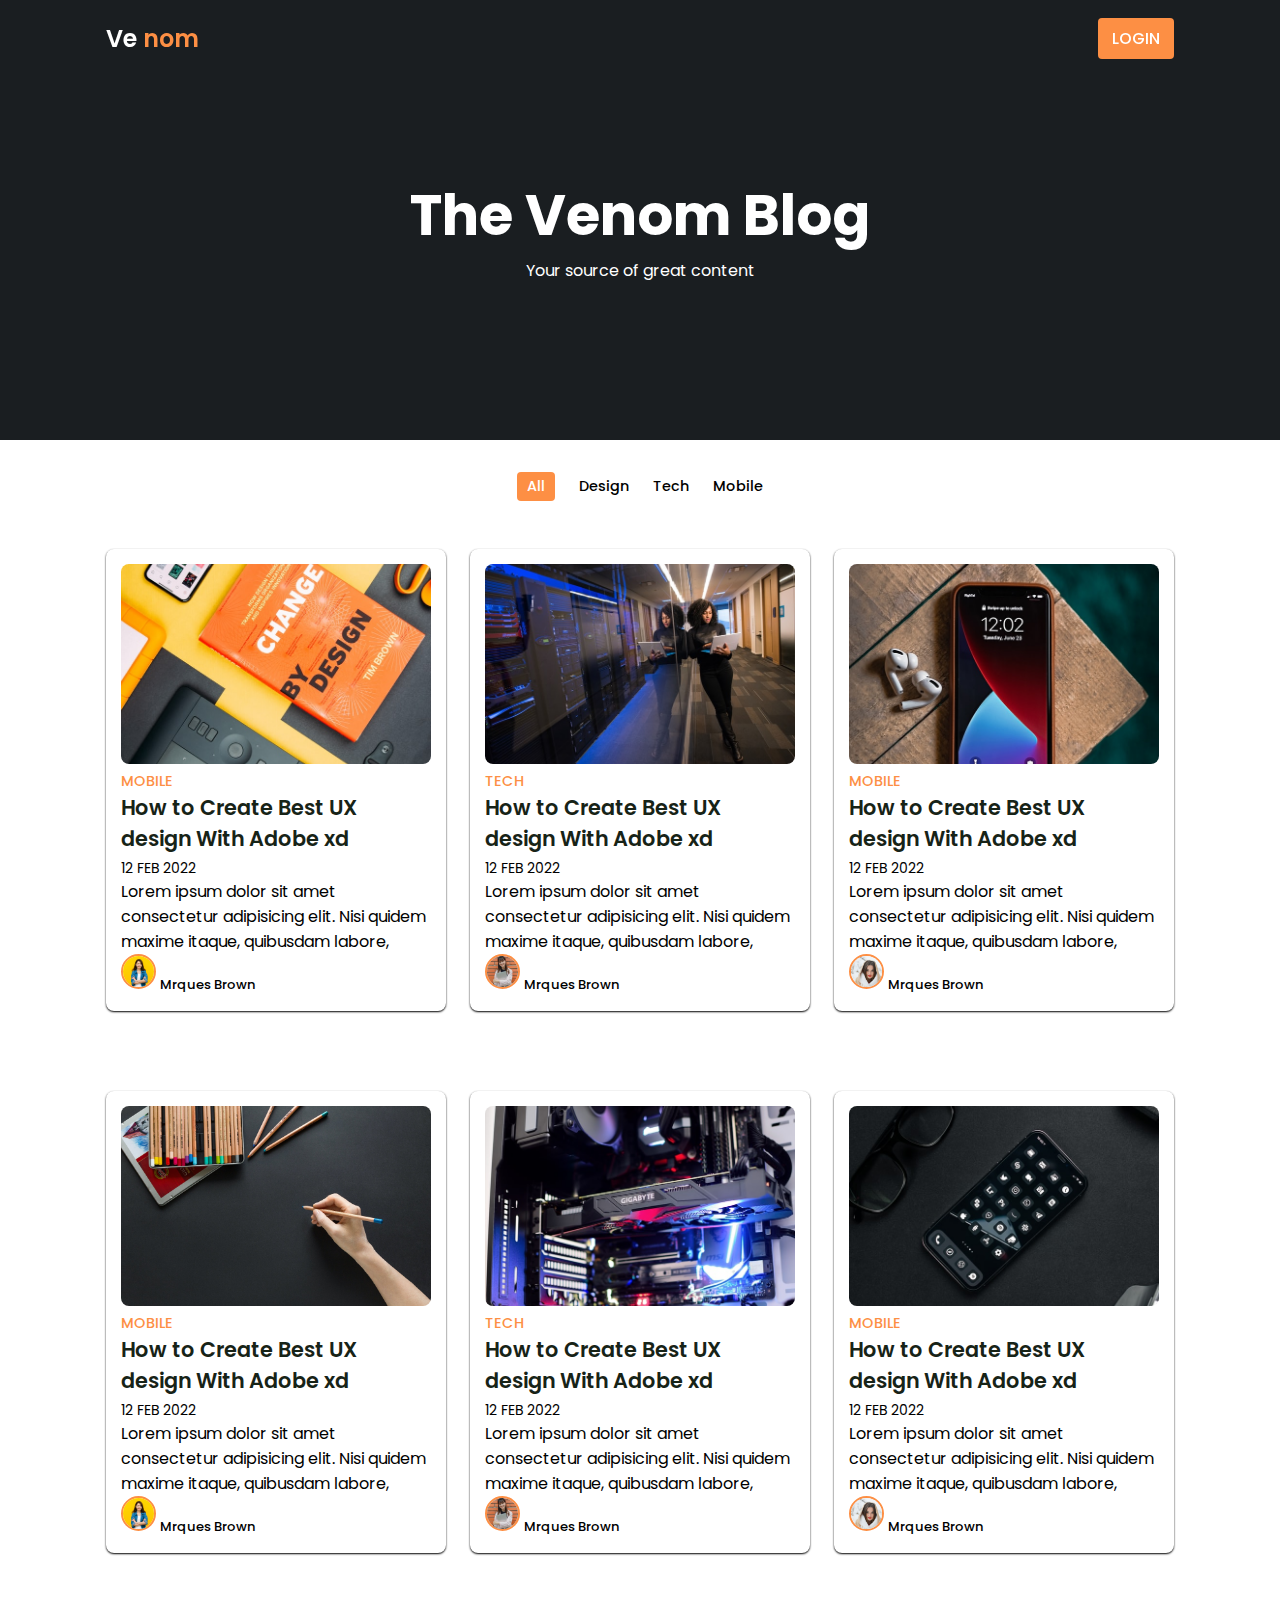
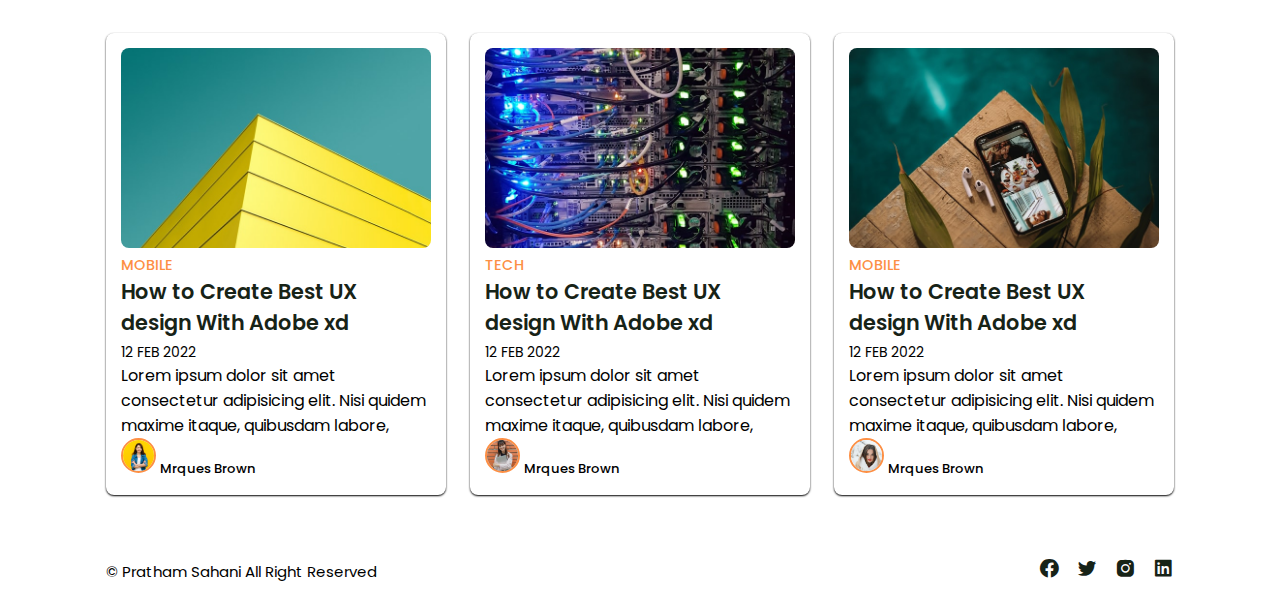
<file: Blog_Website_Template-main/Blog Web/index.html>
<!DOCTYPE html>
<html lang="en">

<head>
    <meta charset="UTF-8">
    <meta name="viewport" content="width=device-width, initial-scale=1.0">
    <title>Responsive Blog</title>
    <!-- ============CSS Link =============== -->
    <link rel="stylesheet" href="css/style.css">
    <!-- ================ Box Icons ================ -->
    <link href='https://unpkg.com/boxicons@2.1.4/css/boxicons.min.css' rel='stylesheet'>
</head>

<body>
    <!-- ===============Header=====================-->

    <header>
        <!-- =============Nav============ -->
        <div class="nav container">
            <!-- ==========Logo============== -->
            <a href="#" class="logo">Ve <span>nom</span></a>
            <!-- =================Login Btn============ -->
            <a href="#" class="login">Login</a>



        </div>
    </header>
    <!-- =========home============ -->
    <section class="home" id="home">
        <div class="home-text continer">
            <h2 class="home-title">The Venom Blog</h2>
            <span class="home-subtitle">Your source of great content</span>
        </div>
    </section>
    <!-- ======Post Filter========== -->
    <div class="post-filter ">
        <span class="filter-item active-filter" data-filter='all'>All</span>
        <span class="filter-item" data-filter="design">Design</span>
        <span class="filter-item" data-filter="tech">Tech</span>
        <span class="filter-item" data-filter="mobile">Mobile</span>
    </div>
    <!-- =========Posts=========== -->
    <section class="post container">
        <!-- ========Post Box 1======== -->
        <div class="post-box mobile ">
            <img src="img/post-1.jpg" alt="" class="post-img">
            <h2 class="category">Mobile</h2>
            <a href="post-page.html" class="post-title">
                How to Create Best UX design With Adobe xd
            </a>
            <span class="post-date">12 Feb 2022</span>
            <p class="post-decription">Lorem ipsum dolor sit amet consectetur adipisicing elit. Nisi quidem maxime
                itaque, quibusdam labore, </p>
            <!-- =========Profile========== -->
            <div class="profile">
                <img src="img/profile-1.jpg" alt="" class="profile-img">
                <span class="profile-name">Mrques Brown</span>
            </div>

        </div>
        <!-- ========Post Box 2======== -->
        <div class="post-box tech">
            <img src="img/post-2.jpg" alt="" class="post-img">
            <h2 class="category">Tech</h2>
            <a href="post-page.html" class="post-title">
                How to Create Best UX design With Adobe xd
            </a>
            <span class="post-date">12 Feb 2022</span>
            <p class="post-decription">Lorem ipsum dolor sit amet consectetur adipisicing elit. Nisi quidem maxime
                itaque, quibusdam labore, </p>
            <!-- =========Profile========== -->
            <div class="profile">
                <img src="img/profile-2.jpg" alt="" class="profile-img">
                <span class="profile-name">Mrques Brown</span>
            </div>

        </div>
        <!-- ========Post Box 3======== -->
        <div class="post-box mobile">
            <img src="img/post-3.jpg" alt="" class="post-img">
            <h2 class="category">Mobile</h2>
            <a href="post-page.html" class="post-title">
                How to Create Best UX design With Adobe xd
            </a>
            <span class="post-date">12 Feb 2022</span>
            <p class="post-decription">Lorem ipsum dolor sit amet consectetur adipisicing elit. Nisi quidem maxime
                itaque, quibusdam labore, </p>
            <!-- =========Profile========== -->
            <div class="profile">
                <img src="img/profile-3.jpg" alt="" class="profile-img">
                <span class="profile-name">Mrques Brown</span>
            </div>

        </div>
        
    </section>
    <section class="post container">
        <!-- ========Post Box 4======== -->
        <div class="post-box mobile">
            <img src="img/post-4.jpg" alt="" class="post-img">
            <h2 class="category">Mobile</h2>
            <a href="post-page.html" class="post-title">
                How to Create Best UX design With Adobe xd
            </a>
            <span class="post-date">12 Feb 2022</span>
            <p class="post-decription">Lorem ipsum dolor sit amet consectetur adipisicing elit. Nisi quidem maxime
                itaque, quibusdam labore, </p>
            <!-- =========Profile========== -->
            <div class="profile">
                <img src="img/profile-1.jpg" alt="" class="profile-img">
                <span class="profile-name">Mrques Brown</span>
            </div>

        </div>
        <!-- ========Post Box 5======== -->
        <div class="post-box design">
            <img src="img/post-5.jpg" alt="" class="post-img">
            <h2 class="category">Tech</h2>
            <a href="post-page.html" class="post-title">
                How to Create Best UX design With Adobe xd
            </a>
            <span class="post-date">12 Feb 2022</span>
            <p class="post-decription">Lorem ipsum dolor sit amet consectetur adipisicing elit. Nisi quidem maxime
                itaque, quibusdam labore, </p>
            <!-- =========Profile========== -->
            <div class="profile">
                <img src="img/profile-2.jpg" alt="" class="profile-img">
                <span class="profile-name">Mrques Brown</span>
            </div>

        </div>
        <!-- ========Post Box 6======== -->
        <div class="post-box design">
            <img src="img/post-6.jpg" alt="" class="post-img">
            <h2 class="category">Mobile</h2>
            <a href="post-page.html" class="post-title">
                How to Create Best UX design With Adobe xd
            </a>
            <span class="post-date">12 Feb 2022</span>
            <p class="post-decription">Lorem ipsum dolor sit amet consectetur adipisicing elit. Nisi quidem maxime
                itaque, quibusdam labore, </p>
            <!-- =========Profile========== -->
            <div class="profile">
                <img src="img/profile-3.jpg" alt="" class="profile-img">
                <span class="profile-name">Mrques Brown</span>
            </div>

        </div>
        
    </section>
    <section class="post container">
        <!-- ========Post Box 7======== -->
        <div class="post-box design">
            <img src="img/post-7.jpg" alt="" class="post-img">
            <h2 class="category">Mobile</h2>
            <a href="post-page.html" class="post-title">
                How to Create Best UX design With Adobe xd
            </a>
            <span class="post-date">12 Feb 2022</span>
            <p class="post-decription">Lorem ipsum dolor sit amet consectetur adipisicing elit. Nisi quidem maxime
                itaque, quibusdam labore, </p>
            <!-- =========Profile========== -->
            <div class="profile">
                <img src="img/profile-1.jpg" alt="" class="profile-img">
                <span class="profile-name">Mrques Brown</span>
            </div>

        </div>
        <!-- ========Post Box 8======== -->
        <div class="post-box tech">
            <img src="img/post-8.jpg" alt="" class="post-img">
            <h2 class="category">Tech</h2>
            <a href="post-page.html" class="post-title">
                How to Create Best UX design With Adobe xd
            </a>
            <span class="post-date">12 Feb 2022</span>
            <p class="post-decription">Lorem ipsum dolor sit amet consectetur adipisicing elit. Nisi quidem maxime
                itaque, quibusdam labore, </p>
            <!-- =========Profile========== -->
            <div class="profile">
                <img src="img/profile-2.jpg" alt="" class="profile-img">
                <span class="profile-name">Mrques Brown</span>
            </div>

        </div>
        <!-- ========Post Box 9======== -->
        <div class="post-box tech">
            <img src="img/post-9.jpg" alt="" class="post-img">
            <h2 class="category">Mobile</h2>
            <a href="post-page.html" class="post-title">
                How to Create Best UX design With Adobe xd
            </a>
            <span class="post-date">12 Feb 2022</span>
            <p class="post-decription">Lorem ipsum dolor sit amet consectetur adipisicing elit. Nisi quidem maxime
                itaque, quibusdam labore, </p>
            <!-- =========Profile========== -->
            <div class="profile">
                <img src="img/profile-3.jpg" alt="" class="profile-img">
                <span class="profile-name">Mrques Brown</span>
            </div>

        </div>
        
    </section>
 <!-- =========footer========= -->
 <div class="footer container">
    <p> &#169; Pratham Sahani All Right Reserved </p>
    <div class="social">
        <a href="#"><i class='bx bxl-facebook-circle'></i> </a>
        <a href="#"><i class='bx bxl-twitter' ></i> </a>
        <a href="#"><i class='bx bxl-instagram-alt' ></i> </a>
        <a href="#"><i class='bx bxl-linkedin-square' ></i> </a>
        
    </div>
 </div>

    <!-- =============JQuery Link========== -->
    <script src="https://code.jquery.com/jquery-3.7.0.js" integrity="sha256-JlqSTELeR4TLqP0OG9dxM7yDPqX1ox/HfgiSLBj8+kM=" crossorigin="anonymous"></script>
    <!-- =======================Link to Js=============== -->
    <script src="js/main.js"></script>

</body>

</html>
</file>
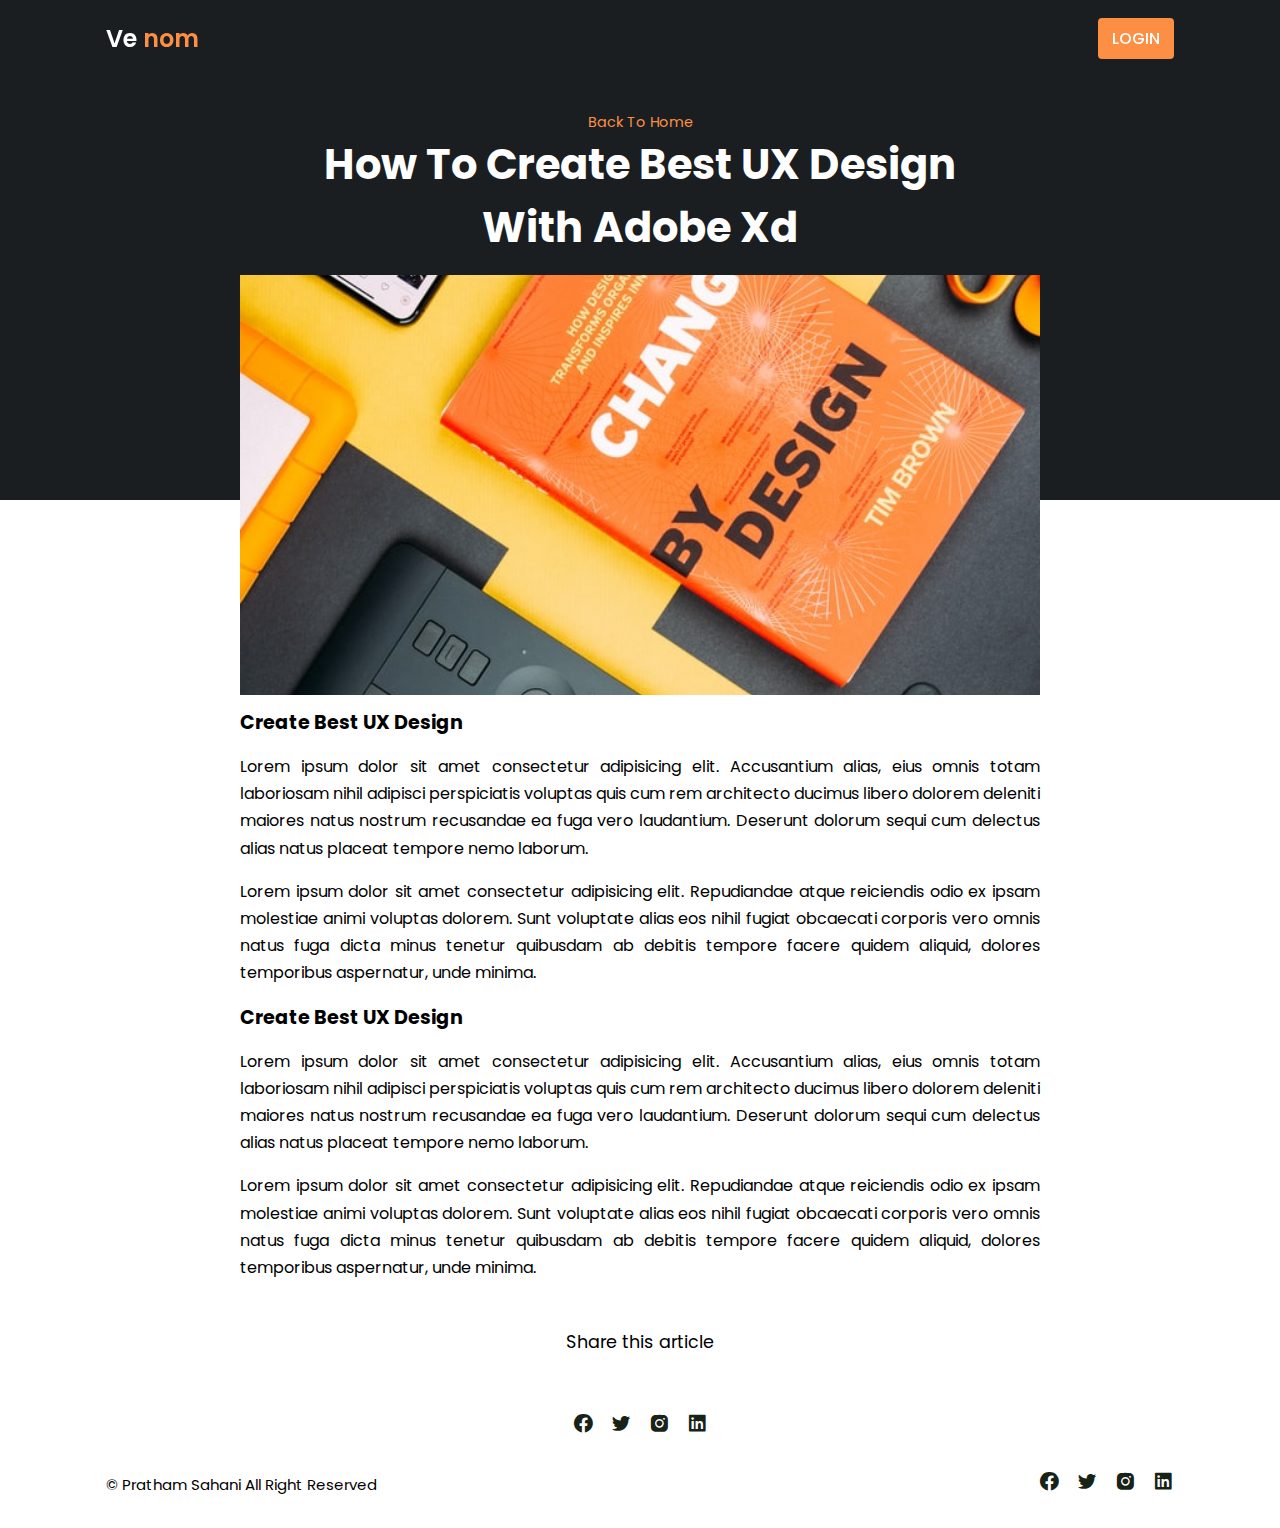
<file: Blog_Website_Template-main/Blog Web/post-page.html>
<!DOCTYPE html>
<html lang="en">

<head>
    <meta charset="UTF-8">
    <meta name="viewport" content="width=device-width, initial-scale=1.0">
    <title>Responsive Blog</title>
    <!-- ============CSS Link =============== -->
    <link rel="stylesheet" href="css/style.css">
    <!-- ================ Box Icons ================ -->
    <link href='https://unpkg.com/boxicons@2.1.4/css/boxicons.min.css' rel='stylesheet'>
</head>

<body>
    <!-- ===============Header=====================-->

    <header>
        <!-- =============Nav============ -->
        <div class="nav container">
            <!-- ==========Logo============== -->
            <a href="#" class="logo">Ve <span>nom</span></a>
            <!-- =================Login Btn============ -->
            <a href="#" class="login">Login</a>



        </div>
    </header>
    <!-- =====Post Content=========== -->
    <section class="post-header">
        <div class="header-content post-container">
            <!-- ======Back To Home======== -->
            <a href="/index.html" class="back-home">Back To Home</a>
            <!-- ====Title=========== -->
            <h1 class="header-title">How To Create Best UX Design With Adobe Xd</h1>
           <!-- ===========Post Image=========== -->
           <img src="img/post-1.jpg" alt="" class="header-img">

        </div>
    </section>
    <!-- =========Posts=========== -->
    
    <section class="post-content post-container">
        <h2 class="sub-heading">Create Best UX Design</h2>
        <p class="post-text">Lorem ipsum dolor sit amet consectetur adipisicing elit. Accusantium alias, eius omnis totam laboriosam nihil adipisci perspiciatis voluptas quis cum rem architecto ducimus libero dolorem deleniti maiores natus nostrum recusandae ea fuga vero laudantium. Deserunt dolorum sequi cum delectus alias natus placeat tempore nemo laborum.</p>
        <p class="post-text">Lorem ipsum dolor sit amet consectetur adipisicing elit. Repudiandae atque reiciendis odio ex ipsam molestiae animi voluptas dolorem. Sunt voluptate alias eos nihil fugiat obcaecati corporis vero omnis natus fuga dicta minus tenetur quibusdam ab debitis tempore facere quidem aliquid, dolores temporibus aspernatur, unde minima.</p>
        <h2 class="sub-heading">Create Best UX Design</h2>
        <p class="post-text">Lorem ipsum dolor sit amet consectetur adipisicing elit. Accusantium alias, eius omnis totam laboriosam nihil adipisci perspiciatis voluptas quis cum rem architecto ducimus libero dolorem deleniti maiores natus nostrum recusandae ea fuga vero laudantium. Deserunt dolorum sequi cum delectus alias natus placeat tempore nemo laborum.</p>
        <p class="post-text">Lorem ipsum dolor sit amet consectetur adipisicing elit. Repudiandae atque reiciendis odio ex ipsam molestiae animi voluptas dolorem. Sunt voluptate alias eos nihil fugiat obcaecati corporis vero omnis natus fuga dicta minus tenetur quibusdam ab debitis tempore facere quidem aliquid, dolores temporibus aspernatur, unde minima.</p>
   
    </section>
    <!-- ==========Share======== -->
    <div class="share post-container">
        <span class="share-title">Share this article</span>
        <br>
        <div class="social">
            <a href="#"><i class='bx bxl-facebook-circle'></i> </a>
            <a href="#"><i class='bx bxl-twitter' ></i> </a>
            <a href="#"><i class='bx bxl-instagram-alt' ></i> </a>
            <a href="#"><i class='bx bxl-linkedin-square' ></i> </a>
            
        </div>
    </div>
    
 <!-- =========footer========= -->
 <div class="footer container">
    <p> &#169; Pratham Sahani All Right Reserved </p>
    <div class="social">
        <a href="#"><i class='bx bxl-facebook-circle'></i> </a>
        <a href="#"><i class='bx bxl-twitter' ></i> </a>
        <a href="#"><i class='bx bxl-instagram-alt' ></i> </a>
        <a href="#"><i class='bx bxl-linkedin-square' ></i> </a>
        
    </div>
 </div>

    <!-- =============JQuery Link========== -->
    <script src="https://code.jquery.com/jquery-3.7.0.js" integrity="sha256-JlqSTELeR4TLqP0OG9dxM7yDPqX1ox/HfgiSLBj8+kM=" crossorigin="anonymous"></script>
    <!-- =======================Link to Js=============== -->
    <script src="js/main.js"></script>

</body>

</html>
</file>
<file: Blog_Website_Template-main/Blog Web/css/style.css>
/* ========Google Fonts ================ */
/* @import url('https://fonts.googleapis.com/css2?family=Poppins:wght@600&display=swap'); */
/* @import url('https://fonts.googleapis.com/css2?family=Poppins:ital,wght@0,200;0,300;0,600;1,100&display=swap'); */
@import url('https://fonts.googleapis.com/css2?family=Poppins:ital,wght@0,200;0,300;0,400;0,600;1,100&display=swap');


* {
    font-family: 'Poppins', sans-serif;
    margin: 0;
    padding: 0;
    scroll-behavior: smooth;
    scroll-padding-top: 2rem;
    box-sizing: border-box;
}

/* =========Variables============= */
:root {
    --container-color: #1a1e21;
    --second-color: #fd8f44;
    --text-color: #172317;
    --bg-color: #fff;
}

::selection {
    color: var(--bg-color);
    background: var(--second-color);
}

a {
    text-decoration: none;
}

li {
    list-style: none;
}

img {
    width: 100%;
}

section {
    padding: 3rem 0 2rem;
}

.container {
    max-width: 1068px;
    margin: auto;
    width: 100%;

}

/* ========header=======. */
header {
    position: fixed;
    top: 0;
    left: 0;
    width: 100%;
    z-index: 200;
}
header.shadow{
    background: var(--bg-color);
    box-shadow: 0 1px 4px black;
    transition: 0.4s;
}
header.shadow .logo{
    color: var(--text-color);
}
.nav {
    display: flex;
    align-items: center;
    justify-content: space-between;
    padding: 18px 0;
}

.logo {
    font-size: 1.5rem;
    font-weight: 600;
    color: var(--bg-color);
}

.logo span {
    color: var(--second-color);
}

.login {
    padding: 8px 14px;
    text-transform: uppercase;
    font-weight: 500;
    border-radius: 4px;
    background: var(--second-color);
    color: var(--bg-color);
}

.login:hover {
    background: hs1(24, 98%, 58%);
    transition: 0.3s;

}

.home {
    width: 100%;
    min-height: 440px;
    background: var(--container-color);
    display: grid;
    justify-content: center;
    align-items: center;
}

.home-text {
    color: var(--bg-color);
    text-align: center;
}

.home-title {
    font-size: 3.5rem;
}

.home-subtitle {
    font-size: 1rem;
    font-weight: 400;
}

/* ====Post filter========/ */
.post-filter {
    display: flex;
    justify-content: center;
    align-items: center;
    column-gap: 1.5rem;
    margin-top: 2rem !important;

}

.filter-item {
    font-size: 0.9rem;
    font-weight: 500;
    cursor: pointer;
}

.active-filter {
    background: var(--second-color);
    color: var(--bg-color);
    padding: 4px 10px;
    border-radius: 4px;
}

/* ==Posts====== */
.post {
    display: grid;
    grid-template-columns: repeat(auto-fit, minmax(200px, auto));
    justify-content: center;
    gap: 1.5rem;
}

.post-box {
    background: var(--bg-color);
    box-shadow: 0 1px 2px black;
    padding: 15px;
    border-radius: 0.5rem;
    

}

.post-img {
    width: 100%;
    height: 200px;
    object-fit: cover;
    object-position: center;
    border-radius: 0.5rem;
}

.category {
    font-size: 0.9rem;
    font-weight: 500;
    text-transform: uppercase;
    color: var(--second-color);
}
.post-title{
    font-size: 1.3rem;
    font-weight: 600;
    color: var(--text-color);
    /* ====To Remain Title In 2 Lines======= */
    display: -webkit-box;
    -webkit-line-clamp: 2;
    -webkit-box-orient: vertical;
    overflow: hidden;
}
.post-date{
    display: flex;
    font-size: 0.875rem;
    text-transform: uppercase;
    font-weight: 400;
    margin-top: 4px;
}
.post-description{
    font-size: 0.9rem;
    line-height: 1.5rem;
    margin: 5px 0 10px;
       /* ====To Remain Title In 3 Lines======= */
       display: -webkit-box;
       -webkit-line-clamp: 3;
       -webkit-box-orient: vertical;
       overflow: hidden;
}
.profile-img{
    width: 35px;
    height: 35px;
    border-radius: 50%;
    object-fit: cover;
    object-position: center;
    border: 2px solid var(--second-color);
}
.profile-name{
    font-size: 0.82rem;
    font-weight: 500;
}

.footer{
    display: flex;
    justify-content: space-between;
    align-items: center;
    padding: 30px 0;
}
.footer p{
    font-size: 0.938rem;
} 
.social{
    display: flex;
    align-items: center;
    column-gap: 1rem;
}
.social .bx{
    font-size: 1.4rem;
    color: var(--text-color);
}
.social .bx:hover{
    color: var(--second-color);
    transition: 0.3s all linear;
}

/* =====Past Content======== */
.post-header{
    width: 100%;
    height: 500px;
    background: var(--container-color) ;
}
.post-container{
    max-width: 800px;
    margin: auto;
    width: 100%;
}
.header-content{
    display: flex;
    flex-direction: column ;
    align-items: center;
    margin-top: 4rem !important;
}
.back-home{
    color: var(--second-color);
    font-size: 0.9rem;
}
.header-title{
    width: 90%;
    font-size: 2.6rem;
    color: var(--bg-color);
    text-align: center;
    margin-bottom: 1rem;
}
.header-img{
    width: 100%;
    height: 420px;
    object-fit: cover;
    object-position: center;
}
.post-content{
    margin-top: 10rem !important;

}
.sub-heading{
    font-size: 1.2rem;
}
.post-text{
    font-size: 1rem;
    line-height: 1.7rem;
    margin: 1rem 0;
    text-align: justify;
}
/* ===Share==== */
.share{
    display: flex;
    flex-direction: column;
    align-items: center;
    row-gap: 1rem;

}
.share-title{
    font-size: 1.1rem;

}

/* =====Responsive===== */
@media (max-width:1060px){
    .container{
        margin: 0 auto;
        width: 95%;
    }
    .home-text{
        width: 100%;
    }
}
@media (max-width: 800px){
    .nav{
      padding: 14px 0;
    }
    .post-container{
        margin: 0 auto;
        width: 95%;
    }
}
@media(max-width: 768px){
    .nav{
        padding: 10px 0;
      }
      section{
        padding: 2rem 0;
      }
      .header-content{
        margin-top: 3rem !important;
      }
      .home{
        min-height: 380px;
      }
      .home-title{
        font-size: 3rem;
      }
      .header-title{
        font-size : 2rem;
      }
      .header-img{
        height: 370px;
      }
      .post-header{
        height: 435px;
      }.post-content{
        margin-top: 9rem !important;
      }
}
@media (max-width: 570px){
    .post-header{
        height: 490px;
    }
    .header-title{
        width: 100%;
    }
    .header-img{
        height: 340px;
    }
    .footer{
        flex-direction: column;
        row-gap: 1rem;
        padding: 20px 0;
        text-align: center;
    }
}
@media (max-width: 396px){
    .home-title{
        font-size: 2rem;
    }
    .home-subtitle{
        font-size: 0.9rem;

    }.home{
        min-height: 300px;
    }.post-box{
        padding: 10px;
    }
    .header-title{
        font-size: 1.4rem;
    }
    .header-img{
        height: 240px;
    }.post-header{
        height: 335px;
    }
    .post-content{
        margin-top: 5rem !important;
    }.post-text{
        font-size: 0.875rem;
        line-height: 1.5rem;
        margin: 10px 0 ;
    }
}
</file>
